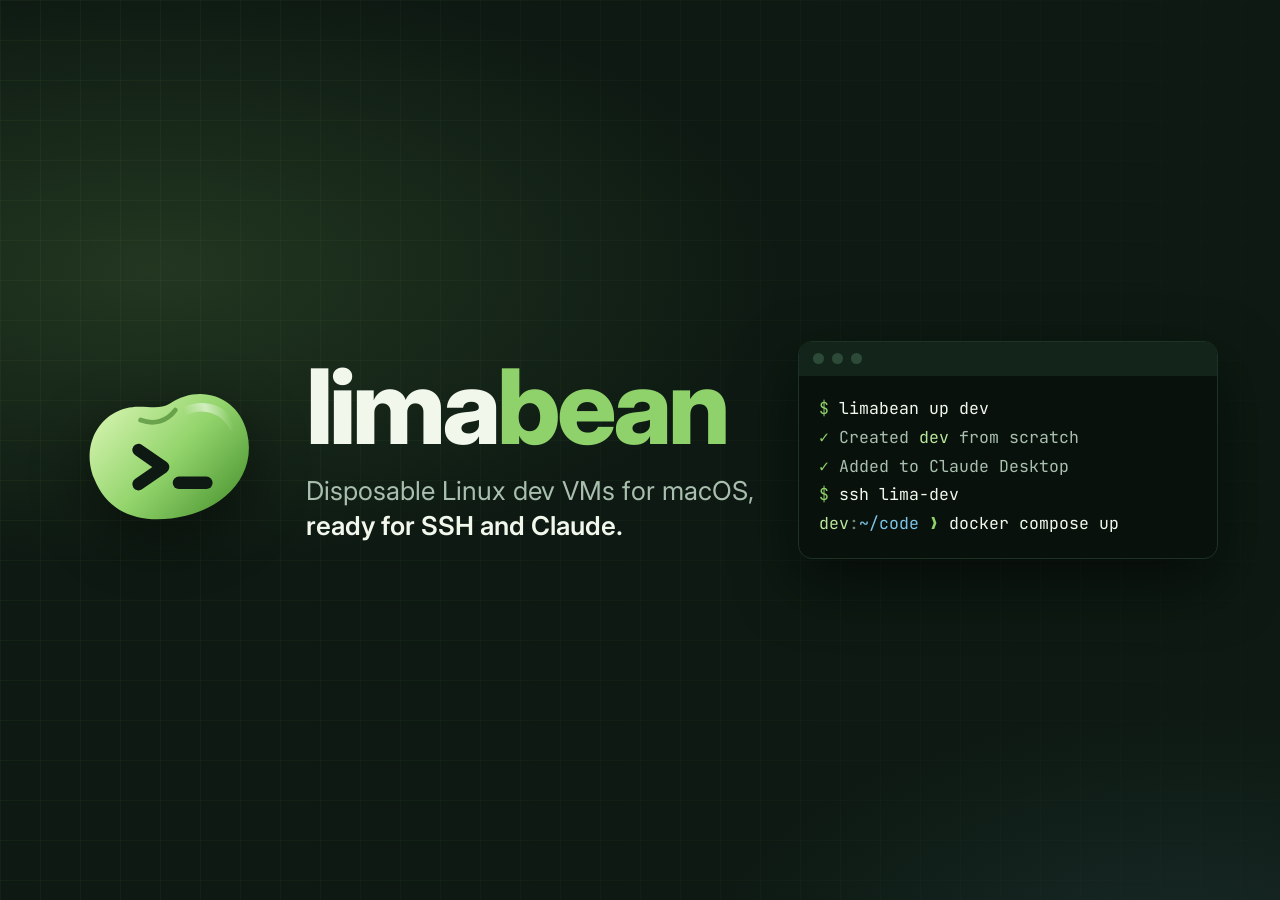
<file: docs/assets/src/banner.html>
<!doctype html>
<html><head><meta charset="utf-8"><link rel="stylesheet" href="brand.css">
<style>
  body {
    background:
      radial-gradient(900px 420px at 12% 30%, rgba(143,209,106,0.16), transparent 70%),
      radial-gradient(700px 400px at 92% 110%, rgba(124,196,232,0.10), transparent 70%),
      var(--ink);
  }
  .grid {
    position: absolute; inset: 0;
    background-image:
      linear-gradient(rgba(143,209,106,0.06) 1px, transparent 1px),
      linear-gradient(90deg, rgba(143,209,106,0.06) 1px, transparent 1px);
    background-size: 40px 40px;
    mask-image: linear-gradient(90deg, rgba(0,0,0,0.9), rgba(0,0,0,0.2));
  }
  .wrap { position: absolute; inset: 0; display: flex; align-items: center; padding: 0 72px; gap: 44px; }
  .logo { width: 190px; height: 190px; flex: none; filter: drop-shadow(0 18px 30px rgba(0,0,0,0.45)); }
  .text { flex: 1; }
  h1 { font-size: 104px; font-weight: 800; letter-spacing: -4px; line-height: 0.95; }
  h1 span { color: var(--leaf); }
  p { margin-top: 18px; font-size: 26px; white-space: nowrap; line-height: 1.35; color: var(--mist); max-width: 620px; }
  p b { color: var(--cream); font-weight: 600; }
  .term {
    width: 420px; flex: none; border-radius: 14px; background: #08110c;
    border: 1px solid var(--ink-3); box-shadow: 0 24px 60px rgba(0,0,0,0.5);
    overflow: hidden;
  }
  .bar { height: 34px; display: flex; align-items: center; gap: 8px; padding: 0 14px; background: var(--ink-2); }
  .bar i { width: 11px; height: 11px; border-radius: 50%; background: #2c4a37; display: block; }
  .body { padding: 18px 20px 20px; font-size: 16.5px; line-height: 1.75; color: var(--mist); }
  .p { color: var(--leaf); }
  .c { color: var(--cream); }
  .ok { color: var(--leaf-2); }
  .d { color: var(--dim); }
</style></head>
<body>
  <div class="grid"></div>
  <div class="wrap">
    <img class="logo" src="bean.svg" alt="">
    <div class="text">
      <h1>lima<span>bean</span></h1>
      <p>Disposable Linux dev VMs for macOS,<br><b>ready for SSH and Claude.</b></p>
    </div>
    <div class="term mono">
      <div class="bar"><i></i><i></i><i></i></div>
      <div class="body">
        <div><span class="p">$</span> <span class="c">limabean up dev</span></div>
        <div><span class="p">  ✓</span> Created <span class="ok">dev</span> from scratch</div>
        <div><span class="p">  ✓</span> Added to Claude Desktop</div>
        <div><span class="p">$</span> <span class="c">ssh lima-dev</span></div>
        <div><span class="ok">dev</span><span class="d">:</span><span style="color:var(--sky)">~/code</span> <span class="p">❯</span> <span class="c">docker compose up</span></div>
      </div>
    </div>
  </div>
</body></html>
</file>
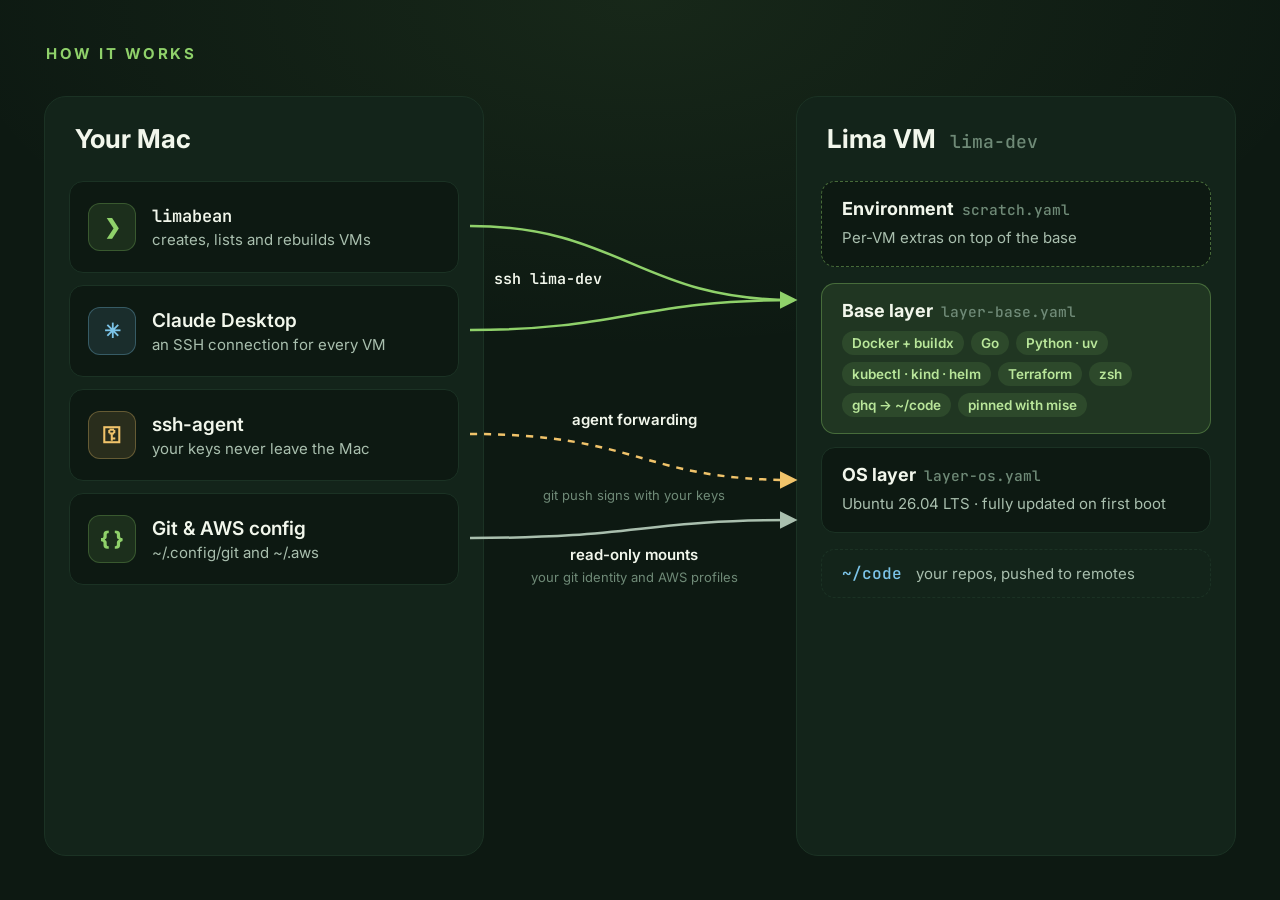
<file: docs/assets/src/how-it-works.html>
<!doctype html>
<html><head><meta charset="utf-8"><link rel="stylesheet" href="brand.css">
<style>
  body { background: radial-gradient(1000px 500px at 50% 0%, rgba(143,209,106,0.08), transparent 70%), var(--ink); }
  .label { position: absolute; font-size: 15px; font-weight: 700; letter-spacing: 2.5px; text-transform: uppercase; color: var(--leaf); }
  .panel { position: absolute; top: 96px; bottom: 44px; border-radius: 22px; background: var(--ink-2); border: 1px solid var(--ink-3); }
  .mac { left: 44px; width: 440px; }
  .vm  { left: 796px; width: 440px; }
  .panel h2 { position: absolute; top: 26px; left: 30px; font-size: 26px; font-weight: 700; }
  .panel h2 small { font-weight: 500; color: var(--dim); font-size: 18px; margin-left: 8px; }

  .row { position: absolute; left: 24px; right: 24px; height: 92px; border-radius: 14px; background: var(--ink); border: 1px solid var(--ink-3);
         display: flex; align-items: center; gap: 16px; padding: 0 18px; }
  .ico { width: 48px; height: 48px; border-radius: 12px; flex: none; display: grid; place-items: center; font-size: 20px; font-weight: 800;
         background: rgba(143,209,106,0.12); color: var(--leaf); border: 1px solid rgba(143,209,106,0.25); }
  .ico.amber { background: rgba(240,195,106,0.12); color: var(--amber); border-color: rgba(240,195,106,0.3); }
  .ico.sky { background: rgba(124,196,232,0.12); color: var(--sky); border-color: rgba(124,196,232,0.3); }
  .row b { display: block; font-size: 19px; font-weight: 600; }
  .row span { display: block; margin-top: 3px; font-size: 15px; color: var(--mist); }
  .row .mono { font-size: 17px; }

  .layer { position: absolute; left: 24px; right: 24px; border-radius: 14px; padding: 16px 20px; }
  .layer b { font-size: 18px; font-weight: 700; }
  .layer .mono { font-size: 14.5px; color: var(--dim); margin-left: 8px; font-weight: 500; }
  .layer p { margin-top: 8px; font-size: 15px; color: var(--mist); line-height: 1.5; }
  .chips { margin-top: 10px; display: flex; flex-wrap: wrap; gap: 7px; }
  .chip { font-size: 13.5px; font-weight: 600; padding: 4px 10px; border-radius: 999px; background: rgba(143,209,106,0.12); color: var(--leaf-2); }
  .env  { top: 84px; background: var(--ink); border: 1px dashed rgba(143,209,106,0.45); }
  .base { top: 186px; background: rgba(143,209,106,0.10); border: 1px solid rgba(143,209,106,0.35); }
  .os   { top: 350px; background: var(--ink); border: 1px solid var(--ink-3); }
  .code { top: 452px; padding: 13px 20px; background: transparent; border: 1px dashed var(--ink-3);
          display: flex; align-items: baseline; gap: 14px; white-space: nowrap; }
  .code b.mono { color: var(--sky); font-size: 16px; margin-left: 0; }
  .code span { font-size: 15px; color: var(--mist); }

  svg.wires { position: absolute; inset: 0; }
  .wl { font-size: 15px; font-weight: 600; fill: var(--cream); }
  .ws { font-size: 13px; fill: var(--dim); }
</style></head>
<body>
  <div class="label" style="left:46px; top:44px">How it works</div>

  <div class="panel mac">
    <h2>Your Mac</h2>
    <div class="row" style="top:84px"><div class="ico">❯</div><div><b class="mono">limabean</b><span>creates, lists and rebuilds VMs</span></div></div>
    <div class="row" style="top:188px"><div class="ico sky">✳</div><div><b>Claude Desktop</b><span>an SSH connection for every VM</span></div></div>
    <div class="row" style="top:292px"><div class="ico amber">⚿</div><div><b>ssh-agent</b><span>your keys never leave the Mac</span></div></div>
    <div class="row" style="top:396px"><div class="ico">{ }</div><div><b>Git &amp; AWS config</b><span>~/.config/git and ~/.aws</span></div></div>
  </div>

  <div class="panel vm">
    <h2>Lima VM <small class="mono">lima-dev</small></h2>
    <div class="layer env"><b>Environment</b><span class="mono">scratch.yaml</span>
      <p>Per-VM extras on top of the base</p></div>
    <div class="layer base"><b>Base layer</b><span class="mono">layer-base.yaml</span>
      <div class="chips">
        <span class="chip">Docker + buildx</span><span class="chip">Go</span><span class="chip">Python · uv</span>
        <span class="chip">kubectl · kind · helm</span><span class="chip">Terraform</span><span class="chip">zsh</span>
        <span class="chip">ghq → ~/code</span><span class="chip">pinned with mise</span>
      </div></div>
    <div class="layer os"><b>OS layer</b><span class="mono">layer-os.yaml</span>
      <p>Ubuntu 26.04 LTS · fully updated on first boot</p></div>
    <div class="layer code"><b class="mono">~/code</b><span>your repos, pushed to remotes</span></div>
  </div>

  <svg class="wires" viewBox="0 0 1280 660">
    <defs>
      <marker id="a" viewBox="0 0 10 10" refX="8" refY="5" markerWidth="7" markerHeight="7" orient="auto-start-reverse">
        <path d="M0 0 L10 5 L0 10 z" fill="#8fd16a"/></marker>
      <marker id="am" viewBox="0 0 10 10" refX="8" refY="5" markerWidth="7" markerHeight="7" orient="auto">
        <path d="M0 0 L10 5 L0 10 z" fill="#f0c36a"/></marker>
      <marker id="ag" viewBox="0 0 10 10" refX="8" refY="5" markerWidth="7" markerHeight="7" orient="auto">
        <path d="M0 0 L10 5 L0 10 z" fill="#a9bfae"/></marker>
    </defs>
    <!-- ssh: CLI and Claude Desktop to the VM -->
    <path d="M470 226 C 620 226, 640 300, 794 300" fill="none" stroke="#8fd16a" stroke-width="2.5" marker-end="url(#a)"/>
    <path d="M470 330 C 620 330, 640 300, 794 300" fill="none" stroke="#8fd16a" stroke-width="2.5"/>
    <text x="548" y="284" text-anchor="middle" class="wl mono">ssh lima-dev</text>
    <!-- agent forwarding -->
    <path d="M470 434 C 640 434, 640 480, 794 480" fill="none" stroke="#f0c36a" stroke-width="2.5" stroke-dasharray="7 7" marker-end="url(#am)"/>
    <text x="634" y="425" text-anchor="middle" class="wl">agent forwarding</text>
    <text x="634" y="500" text-anchor="middle" class="ws">git push signs with your keys</text>
    <!-- read-only git config mount -->
    <path d="M470 538 C 640 538, 640 520, 794 520" fill="none" stroke="#a9bfae" stroke-width="2.5" marker-end="url(#ag)"/>
    <text x="634" y="560" text-anchor="middle" class="wl">read-only mounts</text>
    <text x="634" y="582" text-anchor="middle" class="ws">your git identity and AWS profiles</text>
  </svg>
</body></html>
</file>
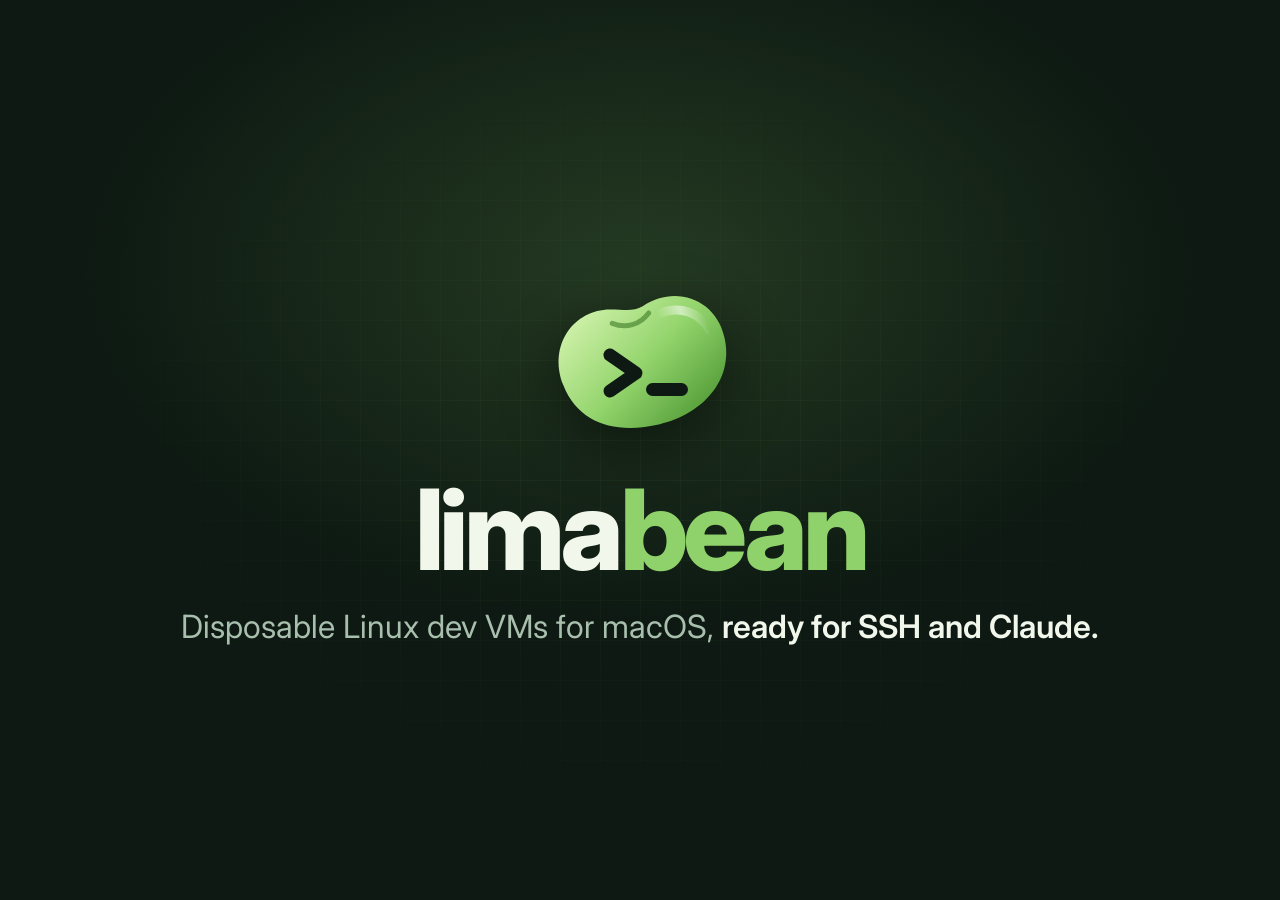
<file: docs/assets/src/social-preview.html>
<!doctype html>
<html><head><meta charset="utf-8"><link rel="stylesheet" href="brand.css">
<style>
  body {
    background:
      radial-gradient(800px 500px at 50% 30%, rgba(143,209,106,0.18), transparent 70%),
      var(--ink);
    display: flex; flex-direction: column; align-items: center; justify-content: center; text-align: center;
  }
  .grid { position: absolute; inset: 0; background-image:
      linear-gradient(rgba(143,209,106,0.06) 1px, transparent 1px),
      linear-gradient(90deg, rgba(143,209,106,0.06) 1px, transparent 1px);
    background-size: 40px 40px; mask-image: radial-gradient(closest-side, rgba(0,0,0,0.9), transparent); }
  img { width: 200px; height: 200px; position: relative; filter: drop-shadow(0 18px 30px rgba(0,0,0,0.45)); }
  h1 { position: relative; margin-top: 18px; font-size: 112px; font-weight: 800; letter-spacing: -4.5px; line-height: 1; }
  h1 span { color: var(--leaf); }
  p { position: relative; margin-top: 22px; font-size: 32px; color: var(--mist); }
  p b { color: var(--cream); font-weight: 600; }
</style></head>
<body>
  <div class="grid"></div>
  <img src="bean.svg" alt="">
  <h1>lima<span>bean</span></h1>
  <p>Disposable Linux dev VMs for macOS, <b>ready for SSH and Claude.</b></p>
</body></html>
</file>
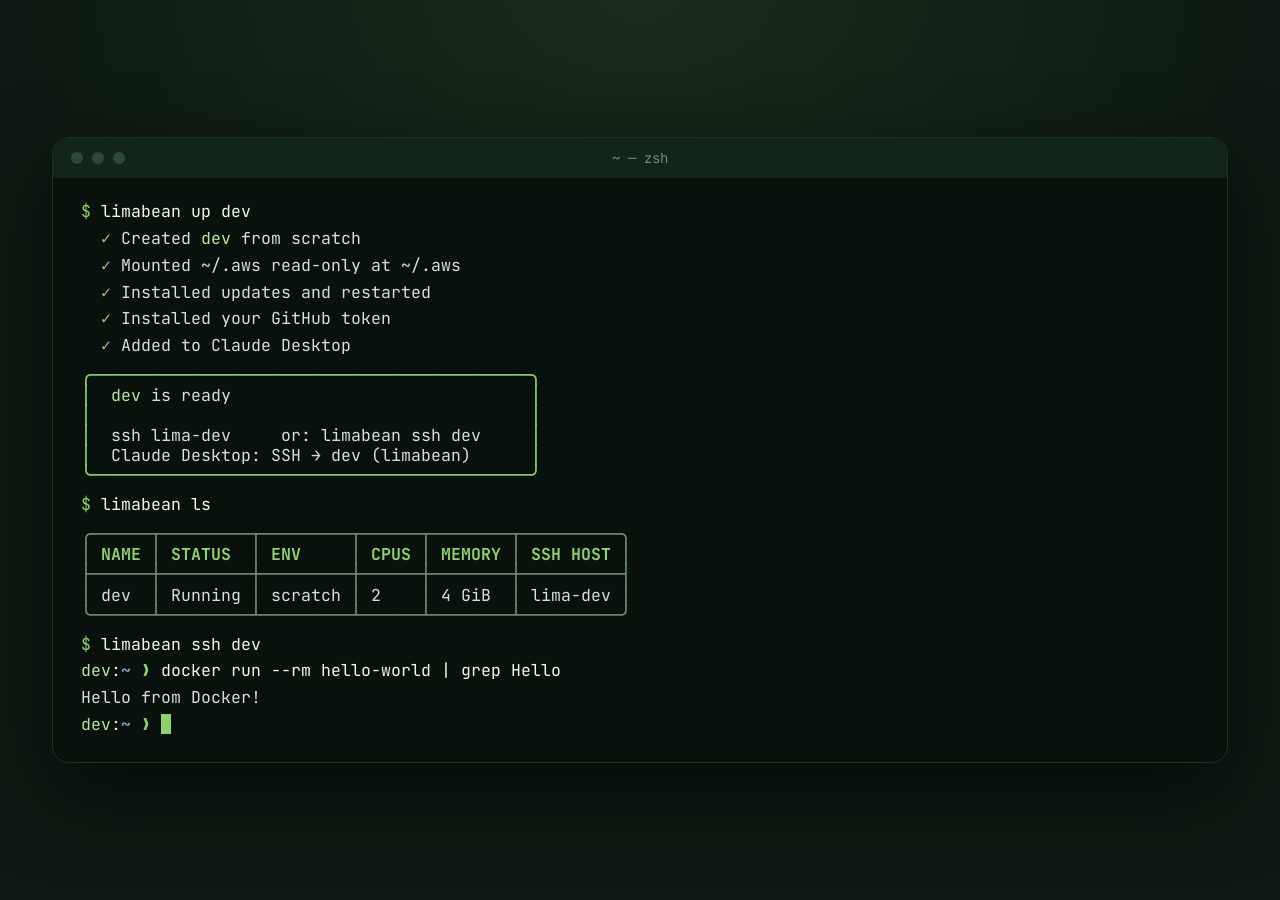
<file: docs/assets/src/terminal.html>
<!doctype html>
<html><head><meta charset="utf-8"><link rel="stylesheet" href="brand.css">
<style>
  body { background: radial-gradient(900px 500px at 50% 0%, rgba(143,209,106,0.10), transparent 70%), var(--ink); display: grid; place-items: center; }
  .win { width: 1176px; border-radius: 16px; background: #08110c; border: 1px solid var(--ink-3); box-shadow: 0 30px 80px rgba(0,0,0,0.55); overflow: hidden; }
  .bar { height: 40px; display: flex; align-items: center; gap: 9px; padding: 0 18px; background: var(--ink-2); position: relative; }
  .bar i { width: 12px; height: 12px; border-radius: 50%; background: #2c4a37; display: block; }
  .bar span { position: absolute; left: 0; right: 0; text-align: center; font-size: 14px; color: var(--dim); }
  .body { padding: 20px 28px 24px; font-size: 16.5px; line-height: 1.62; color: #d6dfd9; white-space: pre; }
  .p { color: var(--leaf); } .c { color: var(--cream); } .ok { color: var(--leaf); } .l2 { color: var(--leaf-2); }
  .d { color: var(--dim); } .s { color: var(--sky); } .h { color: var(--leaf); font-weight: 700; }
  .tight { display: inline-block; line-height: 1.22; margin: 6px 0; }
  .cur { display: inline-block; width: 10px; height: 20px; background: var(--leaf); vertical-align: -4px; }
</style></head>
<body>
<div class="win mono">
  <div class="bar"><i></i><i></i><i></i><span>~ — zsh</span></div>
<div class="body"><span class="p">$</span> <span class="c">limabean up dev</span>
  <span class="ok">✓</span> Created <span class="l2">dev</span> from scratch
  <span class="ok">✓</span> Mounted ~/.aws read-only at ~/.aws
  <span class="ok">✓</span> Installed updates and restarted
  <span class="ok">✓</span> Installed your GitHub token
  <span class="ok">✓</span> Added to Claude Desktop
<span class="tight"><span class="ok">╭────────────────────────────────────────────╮</span>
<span class="ok">│</span>  <span class="l2">dev</span> is ready                              <span class="ok">│</span>
<span class="ok">│</span>                                            <span class="ok">│</span>
<span class="ok">│</span>  ssh lima-dev     or: limabean ssh dev     <span class="ok">│</span>
<span class="ok">│</span>  Claude Desktop: SSH → dev (limabean)      <span class="ok">│</span>
<span class="ok">╰────────────────────────────────────────────╯</span></span>
<span class="p">$</span> <span class="c">limabean ls</span>
<span class="tight"><span class="d">╭──────┬─────────┬─────────┬──────┬────────┬──────────╮</span>
<span class="d">│</span> <span class="h">NAME</span> <span class="d">│</span> <span class="h">STATUS</span>  <span class="d">│</span> <span class="h">ENV</span>     <span class="d">│</span> <span class="h">CPUS</span> <span class="d">│</span> <span class="h">MEMORY</span> <span class="d">│</span> <span class="h">SSH HOST</span> <span class="d">│</span>
<span class="d">├──────┼─────────┼─────────┼──────┼────────┼──────────┤</span>
<span class="d">│</span> dev  <span class="d">│</span> Running <span class="d">│</span> scratch <span class="d">│</span> 2    <span class="d">│</span> 4 GiB  <span class="d">│</span> lima-dev <span class="d">│</span>
<span class="d">╰──────┴─────────┴─────────┴──────┴────────┴──────────╯</span></span>
<span class="p">$</span> <span class="c">limabean ssh dev</span>
<span class="l2">dev</span>:<span class="s">~</span> <span class="p">❯</span> <span class="c">docker run --rm hello-world | grep Hello</span>
Hello from Docker!
<span class="l2">dev</span>:<span class="s">~</span> <span class="p">❯</span> <span class="cur"></span></div>
</div>
</body></html>
</file>
<file: docs/assets/src/brand.css>
/* Shared look for the README graphics. Rendered to PNG by ../render.sh. */
@import url('https://fonts.googleapis.com/css2?family=Inter:wght@400;500;600;700;800&family=JetBrains+Mono:wght@400;500;700&display=block');

:root {
  --ink: #0d1912;        /* background */
  --ink-2: #13241a;      /* raised panels */
  --ink-3: #1b3224;      /* borders, inner panels */
  --leaf: #8fd16a;       /* primary green */
  --leaf-2: #b9e69a;     /* light green */
  --leaf-3: #5aa63b;     /* deep green */
  --cream: #f2f7ec;      /* headings */
  --mist: #a9bfae;       /* body text */
  --dim: #6f8a77;        /* secondary text */
  --amber: #f0c36a;      /* accents */
  --sky: #7cc4e8;
}
* { box-sizing: border-box; margin: 0; padding: 0; }
html, body { width: 100%; height: 100%; }
body {
  font-family: Inter, sans-serif;
  color: var(--cream);
  background: var(--ink);
  -webkit-font-smoothing: antialiased;
  overflow: hidden;
}
.mono { font-family: 'JetBrains Mono', monospace; font-variant-ligatures: none; font-feature-settings: 'calt' 0, 'liga' 0; }
</file>
